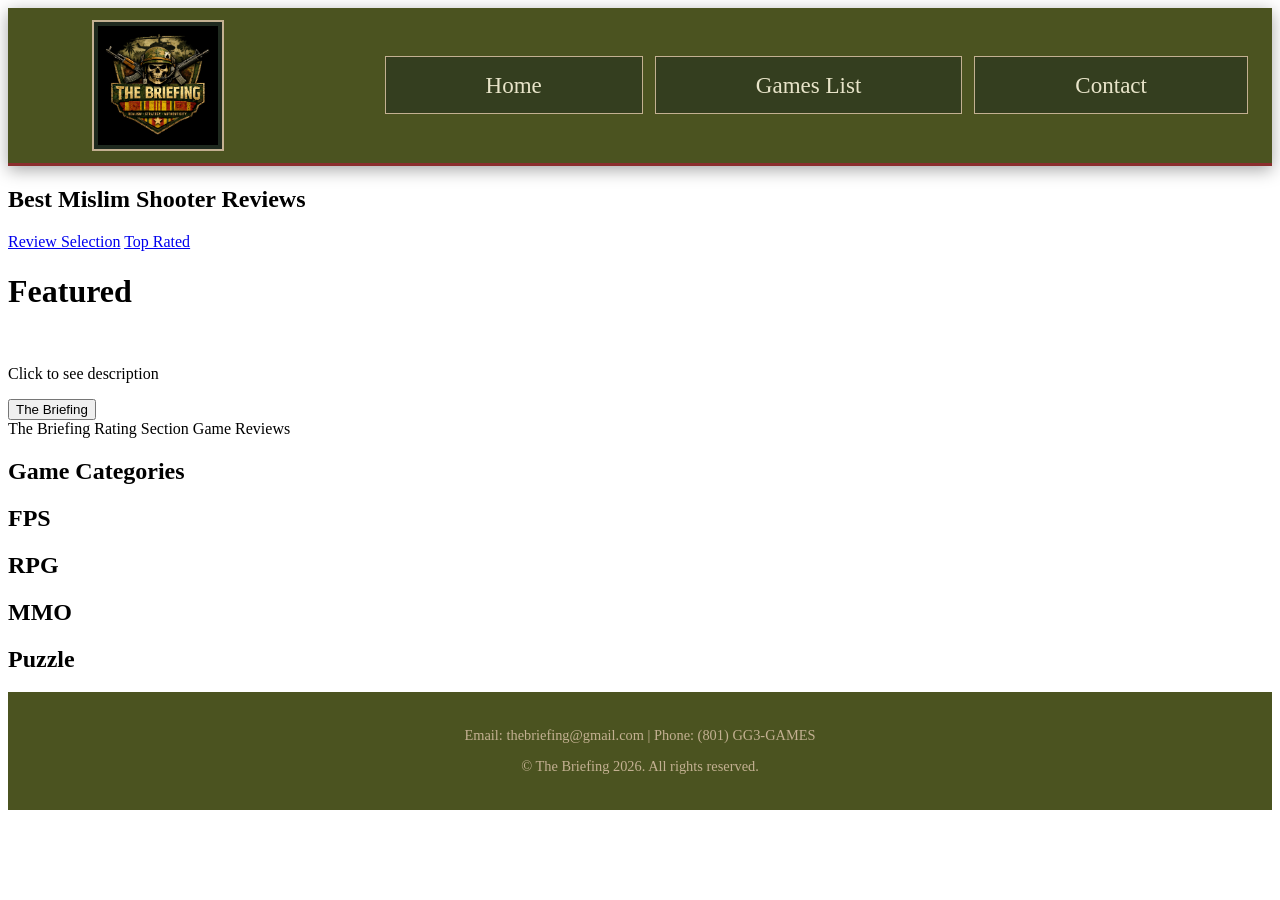
<file: docs/index.html>
<!--
HOME PAGE
Blue's Team
Author: Spencer Santos
Contributors: 
-Client: Mahonri Blue Villarete
-Lead: Spencer Santos
-Jrs: Joseph Duren, Justin Hair
Date: 20 Mar 2026
Sources:
[0]
-->

<!DOCTYPE html>
<html lang="en">
    <head>
        <meta charset="UTF-8">
        <meta name="viewport" content="width=device-width, initial-scale=1.0">
        <title>Home</title>
        <link rel="stylesheet" href="styles/index.css">
    </head>
    <body>
        <header> <!--Navigation bar on top-->
            <img src="images/logo.png" alt="The Briefing logo" width="120">
            <nav>
                <ul>
                    <li><a href="index.html">Home</a></li>
                    <li><a href="subpages/game_list.html">Games List</a></li>
                    <li><a href="#contact">Contact</a></li>
                </ul>
            </nav>
        </header>
        <div id="hero">
            <section id="hero-sections"> <!--You'd want to use grid or flex to separarte the two-->
                <div>
                    <h1>Best Mislim Shooter Reviews</h1>
                </div>
                <div>
                    <a href="subpages/game_list.html">Review Selection</a>
                    <a href="#">Top Rated</a>
                </div>
            </section>
        </div>
        <main>
            <div>
                <h1>Featured</h1> <!--Featured portion-->
            </div>
            <aside>
                <img id="logo_big">
                <p>Click to see description</p>
                <button>The Briefing</button>
            </aside>
            <section>
               <a>The Briefing</a>
               <a>Rating Section</a>
               <a>Game Reviews</a>
            </section>
        </main>
        <div id="game_cat"> <!--Game categories portion-->
            <section>
                <h1>Game Categories</h1>
            </section>
            <section>
                <h2>FPS</h2>
                <h2>RPG</h2>
                <h2>MMO</h2>
                <h2>Puzzle</h2>
            </section>
        </div>
        <footer id="contact"> <!--Footer-->
            <p>Email: thebriefing@gmail.com | Phone: (801) GG3-GAMES</p>
            <p>&copy; The Briefing 2026. All rights reserved.</p>
        </footer>
    </body>
</html>
</file>
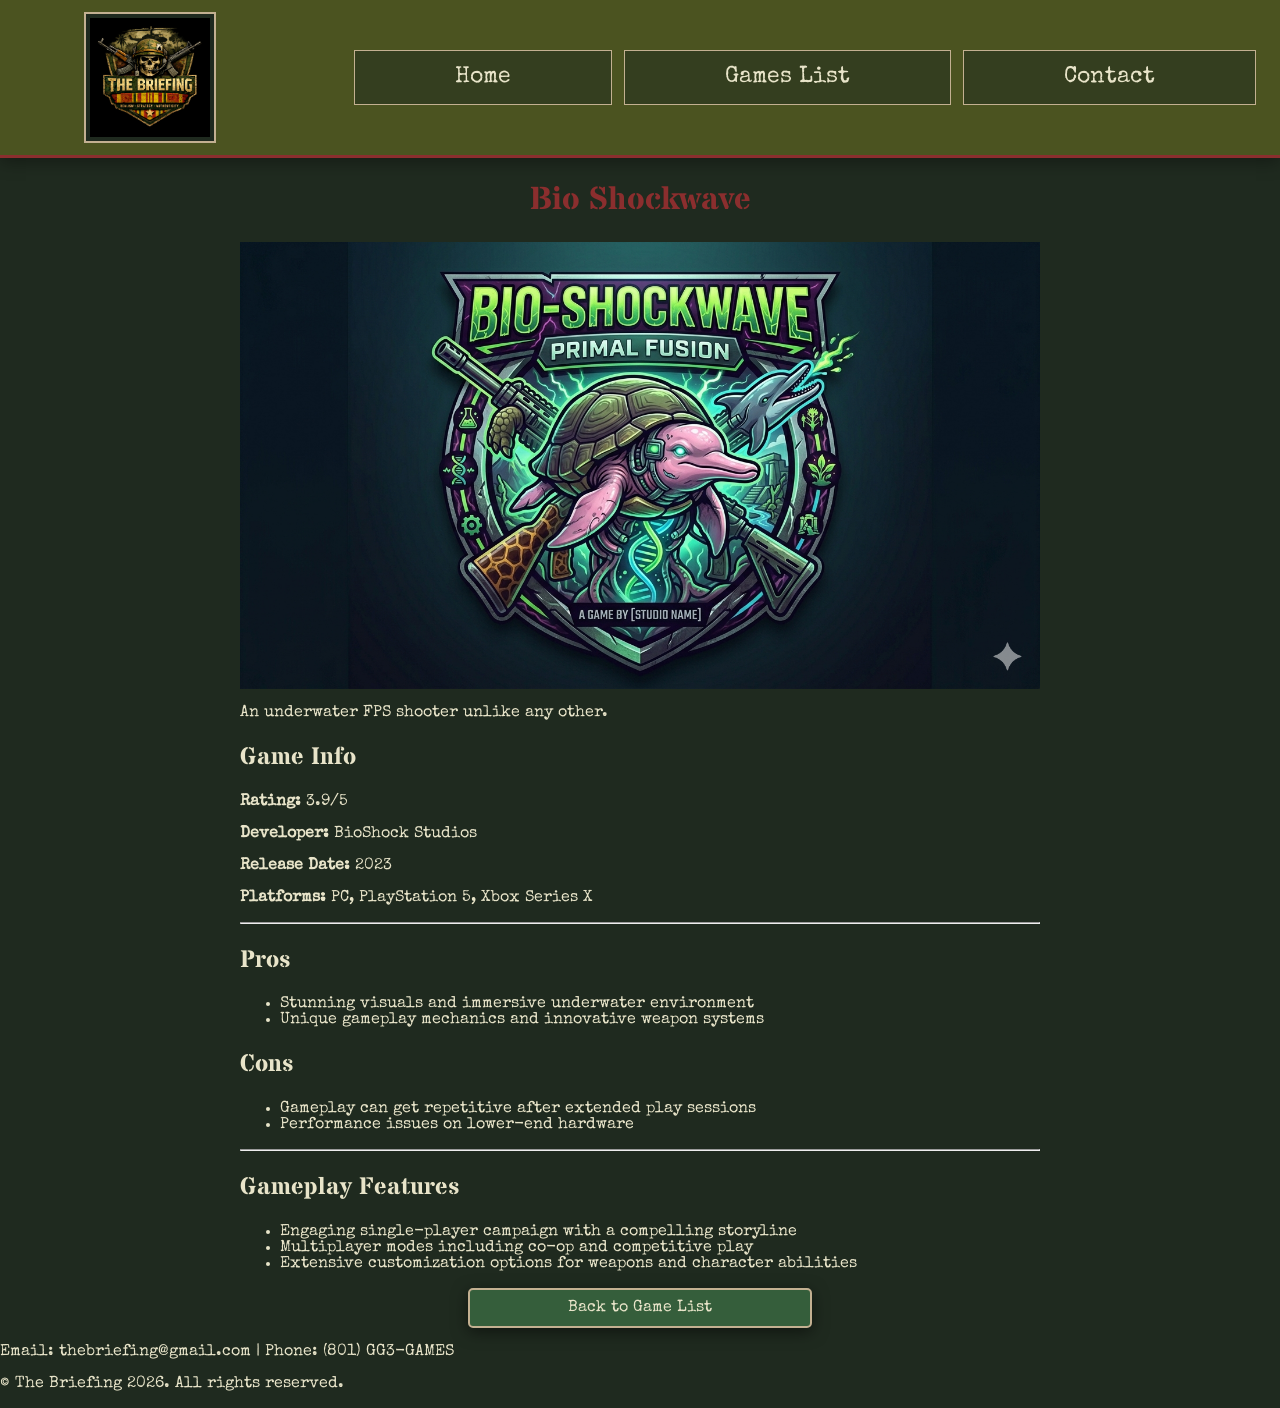
<file: docs/subpages/bio_shockwave.html>
<!--
Dev: Justin Hair
Built for WDD130
-->


<!DOCTYPE html>
<html lang="en">
<head>
    <meta charset="UTF-8">
    <meta name="viewport" content="width=device-width, initial-scale=1.0">
    <title>The Briefing - Bio-Shockwave</title>
    <link rel="stylesheet" href="../styles/game_pages.css">
</head>
<body>
    <header>
        <img src="../images/logo.png" alt="The Briefing logo" width="120">
        <nav>
            <ul>
                <li><a href="../index.html">Home</a></li>
                <li><a href="game_list.html">Games List</a></li>
                <li><a href="#contact">Contact</a></li>
            </ul>
        </nav>
    </header>

    <!-- This is the main content of the page  -->
    <main>
        <!-- Title and info  -->
        <h1>Bio Shockwave</h1>
        <img src="../images/gamelogo2.png" alt="Bio Shockwave logo">
        <p>An underwater FPS shooter unlike any other.</p>

        <!-- This is the main info of the game itself  -->
        <h2>Game Info</h2>
        <p><strong>Rating:</strong> 3.9/5</p>
        <p><strong>Developer:</strong> BioShock Studios</p>
        <p><strong>Release Date:</strong> 2023</p>
        <p><strong>Platforms:</strong> PC, PlayStation 5, Xbox Series X</p>

        <hr>

        <!-- Pro's and Con's of the game  -->
        <h2>Pros</h2>
        <ul>
            <li>Stunning visuals and immersive underwater environment</li>
            <li>Unique gameplay mechanics and innovative weapon systems</li>
        </ul>

        <h2>Cons</h2>
        <ul>
            <li>Gameplay can get repetitive after extended play sessions</li>
            <li>Performance issues on lower-end hardware</li>
        </ul>

        <hr>

        <!-- Gameplay Features  -->
        <h2>Gameplay Features</h2>
        <ul>
            <li>Engaging single-player campaign with a compelling storyline</li>
            <li>Multiplayer modes including co-op and competitive play</li>
            <li>Extensive customization options for weapons and character abilities</li>
        </ul>

        <!-- Return to the main game list button -->
        <p><a id="button-to-game-list" href="game_list.html">Back to Game List</a></p>
    </main>

    <footer id="contact">
        <p>Email: thebriefing@gmail.com | Phone: (801) GG3-GAMES</p>
        <p>&copy; The Briefing 2026. All rights reserved.</p>
    </footer>
</body>
</html>
</file>
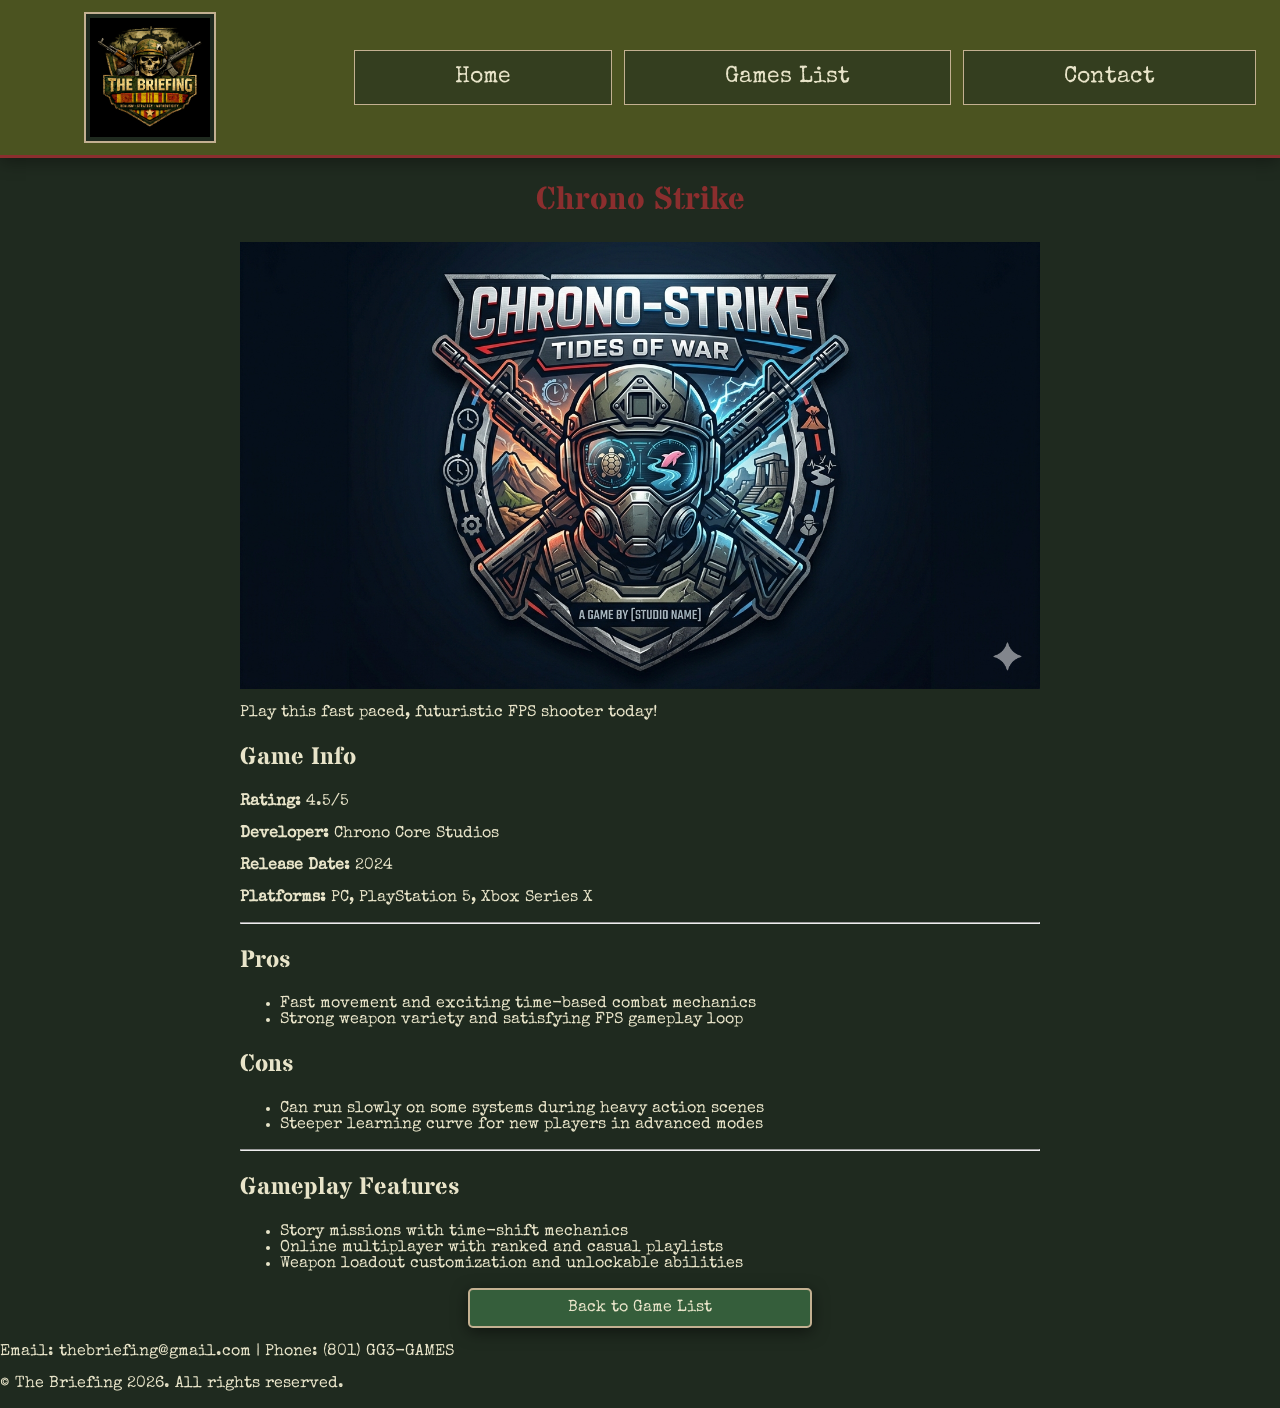
<file: docs/subpages/chrono_strike.html>
<!--
Dev: Justin Hair
Built for WDD130

Github copilot assisted in the creation of this page based on my work in bio_shockwave.html
-->


<!DOCTYPE html>
<html lang="en">
<head>
    <meta charset="UTF-8">
    <meta name="viewport" content="width=device-width, initial-scale=1.0">
    <title>The Briefing - Chrono-Strike</title>
    <link rel="stylesheet" href="../styles/game_pages.css">
</head>
<body>
    <!-- This is the nav section -->
    <header>
        <img src="../images/logo.png" alt="The Briefing logo" width="120">
        <nav>
            <ul>
                <li><a href="../index.html">Home</a></li>
                <li><a href="game_list.html">Games List</a></li>
                <li><a href="#contact">Contact</a></li>
            </ul>
        </nav>
    </header>


    <!-- This is the main content of the page  -->
    <main>
        <!-- Title, image, and short description  -->
        <h1>Chrono Strike</h1>
        <img src="../images/gamelogo1.png" alt="Chrono Strike logo" width="220">
        <p>Play this fast paced, futuristic FPS shooter today!</p>

        <!-- This is the main info of the game itself  -->
        <h2>Game Info</h2>
        <p><strong>Rating:</strong> 4.5/5</p>
        <p><strong>Developer:</strong> Chrono Core Studios</p>
        <p><strong>Release Date:</strong> 2024</p>
        <p><strong>Platforms:</strong> PC, PlayStation 5, Xbox Series X</p>

        <hr>

        <!-- Pro's and Con's of the game  -->
        <h2>Pros</h2>
        <ul>
            <li>Fast movement and exciting time-based combat mechanics</li>
            <li>Strong weapon variety and satisfying FPS gameplay loop</li>
        </ul>

        <h2>Cons</h2>
        <ul>
            <li>Can run slowly on some systems during heavy action scenes</li>
            <li>Steeper learning curve for new players in advanced modes</li>
        </ul>

        <hr>

        <!-- Gameplay Features  -->
        <h2>Gameplay Features</h2>
        <ul>
            <li>Story missions with time-shift mechanics</li>
            <li>Online multiplayer with ranked and casual playlists</li>
            <li>Weapon loadout customization and unlockable abilities</li>
        </ul>

        <!-- Return to the main game list button -->
        <p><a id="button-to-game-list" href="game_list.html">Back to Game List</a></p>
    </main>


    <!-- This is the footer section -->
    <footer id="contact">
        <p>Email: thebriefing@gmail.com | Phone: (801) GG3-GAMES</p>
        <p>&copy; The Briefing 2026. All rights reserved.</p>
    </footer>
</body>
</html>
</file>
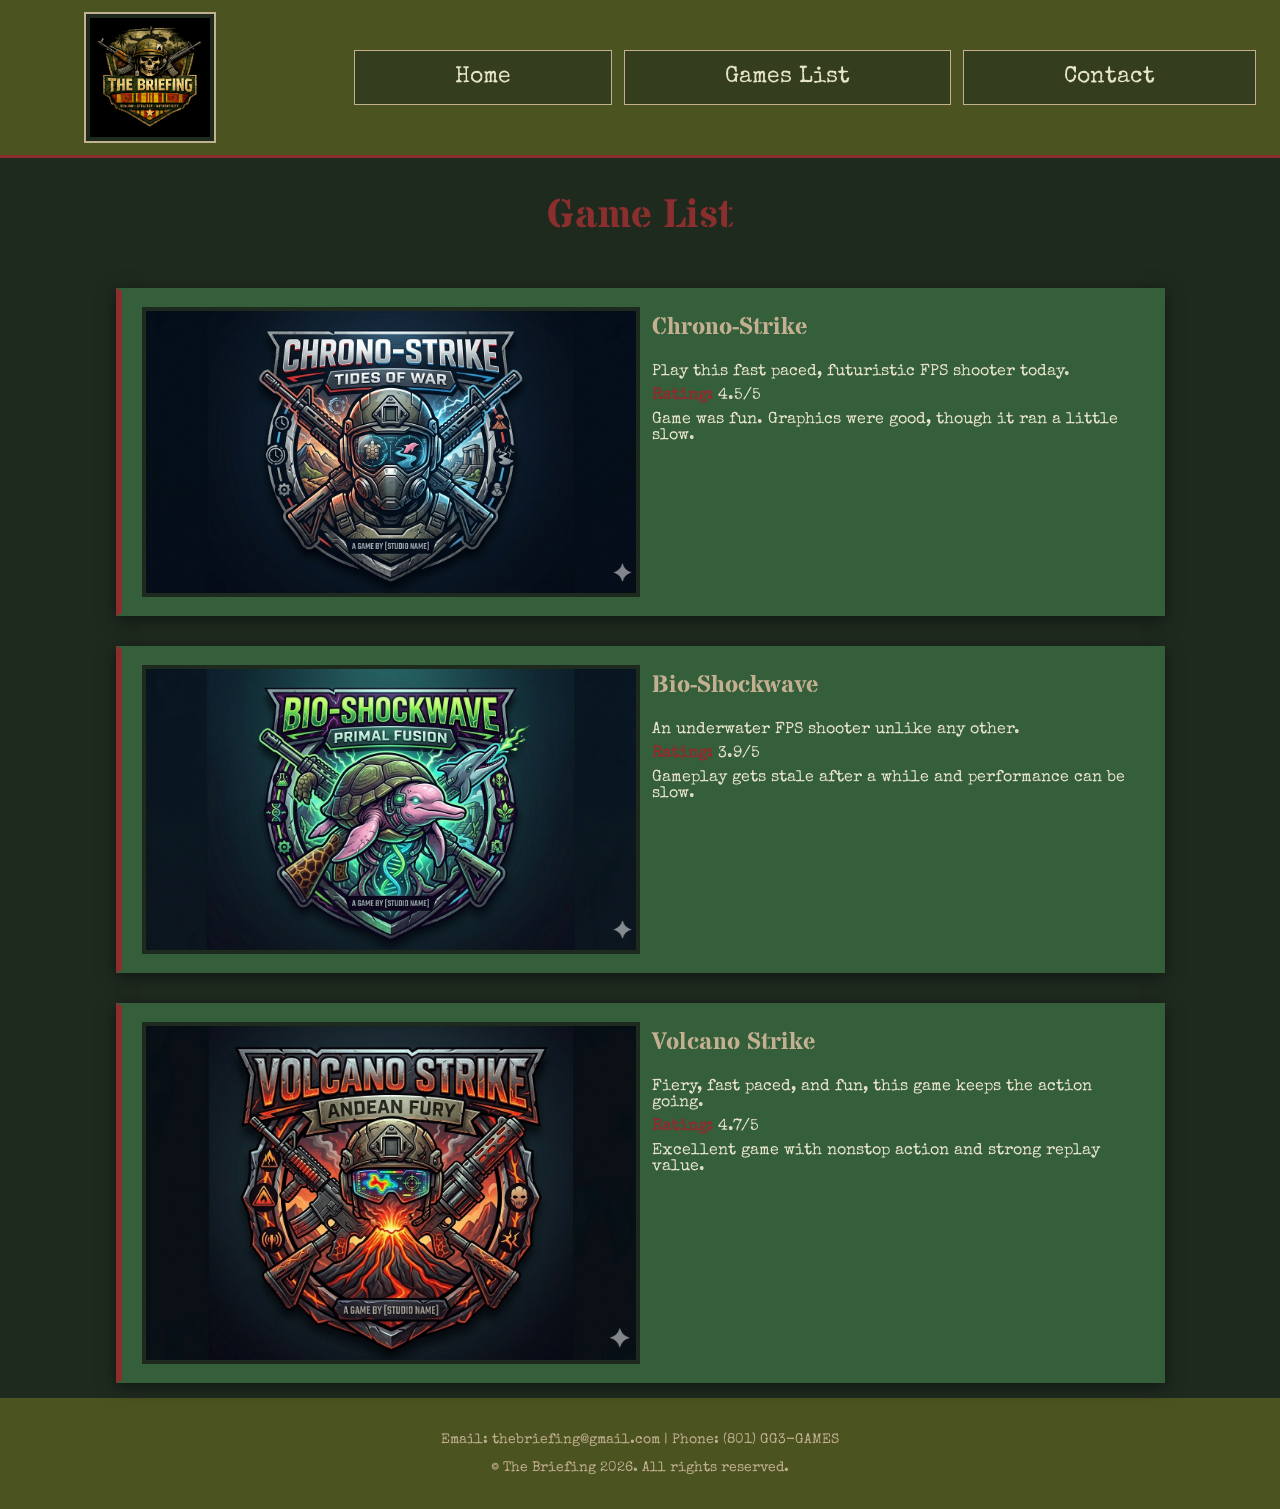
<file: docs/subpages/game_list.html>
﻿<!--
Dev: Justin Hair, as well as Joseph Duren
Built for WDD130

-->


<!DOCTYPE html>
<html lang="en">
<head>
    <meta charset="UTF-8">
    <meta name="viewport" content="width=device-width, initial-scale=1.0">
    <title>The Briefing - Game List</title>
    <link rel="stylesheet" href="../styles/game_list.css">
</head>
<body>
    <!-- This is the nav section -->
    <header>
        <img src="../images/logo.png" alt="The Briefing logo" width="120">
        <nav>
            <ul>
                <li><a href="../index.html">Home</a></li>
                <li><a href="game_list.html">Games List</a></li>
                <li><a href="#contact">Contact</a></li>
            </ul>
        </nav>
    </header>

    <!-- This is the main content -->
    <main>
        <h1>Game List</h1>

        <!-- Each game card is here -->
        <a href="chrono_strike.html" class="game_card">
            <img src="../images/gamelogo1.png" alt="Chrono-Strike logo">
            <div class="game_info">
                <h2>Chrono-Strike</h2>
                <p>Play this fast paced, futuristic FPS shooter today.</p>
                <p><strong>Rating:</strong> 4.5/5</p>
                <p>Game was fun. Graphics were good, though it ran a little slow.</p>
            </div>
        </a>

        <a href="bio_shockwave.html" class="game_card">
            <img src="../images/gamelogo2.png" alt="Bio-Shockwave logo">
            <div class="game_info">
                <h2>Bio-Shockwave</h2>
                <p>An underwater FPS shooter unlike any other.</p>
                <p><strong>Rating:</strong> 3.9/5</p>
                <p>Gameplay gets stale after a while and performance can be slow.</p>
            </div>
        </a>

        <a href="volcano_strike.html" class="game_card">
            <img src="../images/gamelogo3.png" alt="Volcano Strike logo"> 
            <div class="game_info">
                <h2>Volcano Strike</h2>
                <p>Fiery, fast paced, and fun, this game keeps the action going.</p>
                <p><strong>Rating:</strong> 4.7/5</p>
                <p>Excellent game with nonstop action and strong replay value.</p>
            </div>
        </a>
    </main>

    <!-- This is the footer section -->
    <footer id="contact">
        <p>Email: thebriefing@gmail.com | Phone: (801) GG3-GAMES</p>
        <p>&copy; The Briefing 2026. All rights reserved.</p>
    </footer>
</body>
</html>
</file>
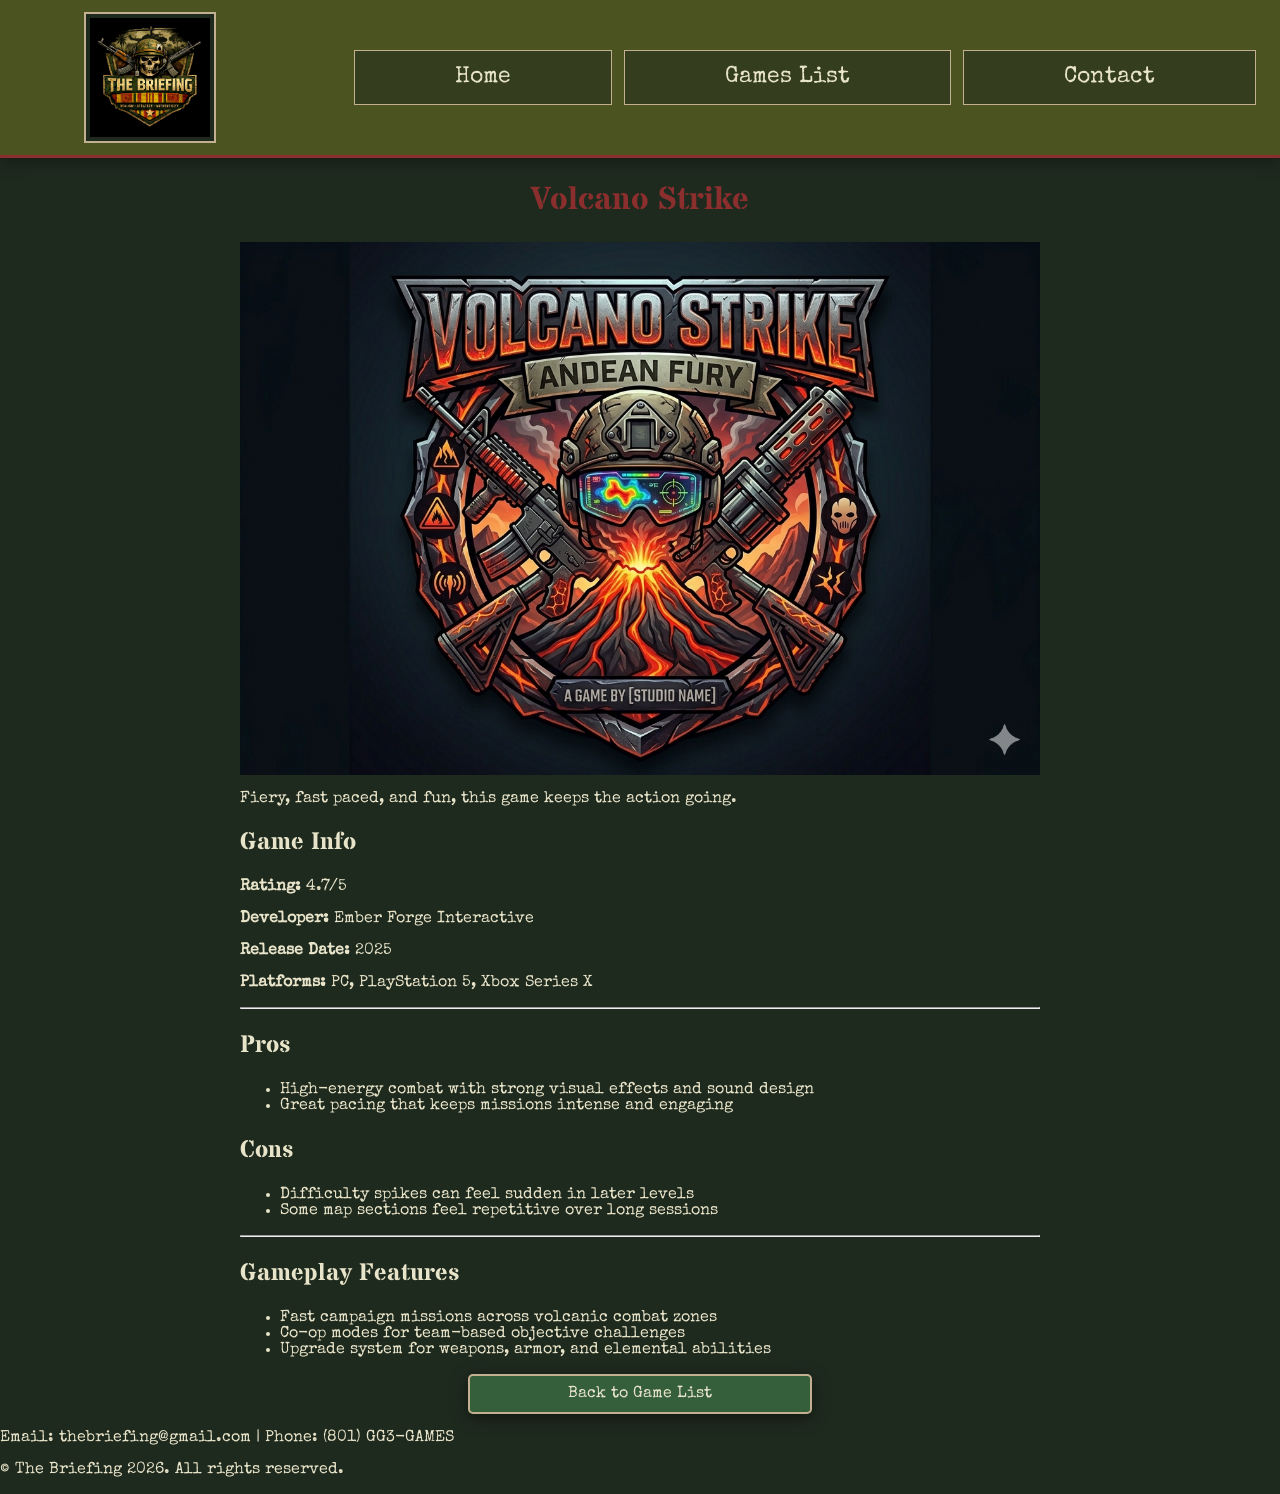
<file: docs/subpages/volcano_strike.html>
<!--
Dev: Justin Hair
Built for WDD130

Github copilot assisted in the creation of this page based on my work in bio_shockwave.html
-->


<!DOCTYPE html>
<html lang="en">
<head>
    <meta charset="UTF-8">
    <meta name="viewport" content="width=device-width, initial-scale=1.0">
    <title>The Briefing - Volcano Strike</title>
    <link rel="stylesheet" href="../styles/game_pages.css">
</head>
<body>
    <header>
        <img src="../images/logo.png" alt="The Briefing logo" width="120">
        <nav>
            <ul>
                <li><a href="../index.html">Home</a></li>
                <li><a href="game_list.html">Games List</a></li>
                <li><a href="#contact">Contact</a></li>
            </ul>
        </nav>
    </header>

    <!-- This is the main content of the page  -->
    <main>
        <!-- Title, image, and short description  -->
        <h1>Volcano Strike</h1>
        <img src="../images/gamelogo3.png" alt="Volcano Strike logo" width="220">
        <p>Fiery, fast paced, and fun, this game keeps the action going.</p>

        <!-- This is the main info of the game itself  -->
        <h2>Game Info</h2>
        <p><strong>Rating:</strong> 4.7/5</p>
        <p><strong>Developer:</strong> Ember Forge Interactive</p>
        <p><strong>Release Date:</strong> 2025</p>
        <p><strong>Platforms:</strong> PC, PlayStation 5, Xbox Series X</p>

        <hr>

        <!-- Pro's and Con's of the game  -->
        <h2>Pros</h2>
        <ul>
            <li>High-energy combat with strong visual effects and sound design</li>
            <li>Great pacing that keeps missions intense and engaging</li>
        </ul>

        <h2>Cons</h2>
        <ul>
            <li>Difficulty spikes can feel sudden in later levels</li>
            <li>Some map sections feel repetitive over long sessions</li>
        </ul>

        <hr>

        <!-- Gameplay Features  -->
        <h2>Gameplay Features</h2>
        <ul>
            <li>Fast campaign missions across volcanic combat zones</li>
            <li>Co-op modes for team-based objective challenges</li>
            <li>Upgrade system for weapons, armor, and elemental abilities</li>
        </ul>

        <!-- Return to the main game list button -->
        <p><a id="button-to-game-list" href="game_list.html">Back to Game List</a></p>
    </main>

    <footer id="contact">
        <p>Email: thebriefing@gmail.com | Phone: (801) GG3-GAMES</p>
        <p>&copy; The Briefing 2026. All rights reserved.</p>
    </footer>
</body>
</html>
</file>
<file: docs/styles/index.css>
@import url("https://fonts.googleapis.com/css2?family=Special+Elite&family=Stardos+Stencil:wght@400;700&display=swap");

:root {
    --olive-green: #4B5320;
    --khaki: #C3B091;
    --dark-army-green: #1F2A1F;
    --jungle-green: #355E3B;
    --tactical-red: #8B2E2E;
    --off-white: #E8E4C9;
}

header {
    display: flex;
    justify-content: space-between;
    align-items: center;
    gap: 20px;
    padding: 12px 24px;
    background-color: var(--olive-green);
    color: var(--khaki);
    font-size: 0.9em;
    border-bottom: 3px solid var(--tactical-red);
    box-shadow: 0 4px 16px rgba(0, 0, 0, 0.35);
}

header img {
    width: 120px;
    height: auto;
    border: 2px solid var(--khaki);
    padding: 4px;
    background-color: var(--dark-army-green);
    margin-left: 60px;
}

header nav ul {
    list-style: none;
    display: flex;
    gap: 12px;
    margin: 0;
    padding: 0;
}

header nav a {
    padding: 15px 100px;
    font-size: 1.6em;
    color: var(--off-white);
    text-decoration: none;
    border: 1px solid var(--khaki);
    background-color: rgba(31, 42, 31, 0.5);
    transition: background-color 0.2s, color 0.2s, transform 0.2s;
}

header nav a:hover {
    background-color: var(--khaki);
    color: var(--dark-army-green);
    transform: translateY(-2px);
}

footer {
    text-align: center;
    padding: 20px;
    background-color: var(--olive-green);
    color: var(--khaki);
    font-size: 0.9em;
}
</file>
<file: docs/styles/game_pages.css>
/* 
Created by: Justin Hair


Github copilot assistated in:
- the creation of :root 
- fetching the right font family from the google API
- centering game image
- teaching me how to use min and vw (min choses lowest value, vw is viewport width)
*/


@import url("https://fonts.googleapis.com/css2?family=Special+Elite&family=Stardos+Stencil:wght@400;700&display=swap");

/* Main colors and fonts */
:root {
    --olive-green: #4B5320;
    --khaki: #C3B091;
    --dark-army-green: #1F2A1F;
    --jungle-green: #355E3B;
    --tactical-red: #8B2E2E;
    --off-white: #E8E4C9;
}

body {
    font-family: "Special Elite", "Times New Roman", serif;
    color: var(--off-white);
    background-color: var(--dark-army-green);
    margin: 0;
}

h1, h2 {
    font-family: "Stardos Stencil", "Stencil", "Impact", sans-serif;
} 


/* Header */
header {
    display: flex;
    justify-content: space-between;
    align-items: center;
    gap: 20px;
    padding: 12px 24px;
    background-color: var(--olive-green);
    color: var(--khaki);
    font-size: 0.9em;
    border-bottom: 3px solid var(--tactical-red);
    box-shadow: 0 4px 16px rgba(0, 0, 0, 0.35);
}

header img {
    width: 120px;
    height: auto;
    border: 2px solid var(--khaki);
    padding: 4px;
    background-color: var(--dark-army-green);
    margin-left: 60px;
}

header nav ul {
    list-style: none;
    display: flex;
    gap: 12px;
    margin: 0;
    padding: 0;
}

header nav a {
    padding: 15px 100px;
    font-size: 1.6em;
    color: var(--off-white);
    text-decoration: none;
    border: 1px solid var(--khaki);
    background-color: rgba(31, 42, 31, 0.5);
    transition: background-color 0.2s, color 0.2s, transform 0.2s;
}

header nav a:hover {
    background-color: var(--khaki);
    color: var(--dark-army-green);
    transform: translateY(-2px);
}




main {
    width: min(800px, 92vw);
    margin: 0 auto;
}

h1 {
    color: var(--tactical-red);
    text-align: center;
    margin: 20px 0;
}

main img {
    width: 100%;
    display: block;
    margin: 0 0 1em;
}

#button-to-game-list {
    text-decoration: none;
    display: block;
    width: min(300px, 50%);
    text-align: center;
    margin: 1em auto;
    padding: 10px 20px;
    background-color: var(--jungle-green);
    color: var(--off-white);
    border: 2px solid var(--khaki);
    border-radius: 5px;
    box-shadow: 0 4px 16px rgba(0, 0, 0, 0.5);
    transition: transform 0.15s, box-shadow 0.2s;
}

#button-to-game-list:hover {
    transform: translate(2px, -3px);
    box-shadow: 0 6px 20px rgba(0, 0, 0, 0.7);
    border-color: var(--khaki);
}
</file>
<file: docs/styles/game_list.css>
/* 
Created by: Justin Hair


Github copilot assistated in:
- the creation of :root 
- fetching the right font family from the google API
- improving color usage
*/


@import url("https://fonts.googleapis.com/css2?family=Special+Elite&family=Stardos+Stencil:wght@400;700&display=swap");

/* Main colors and fonts */ 
:root {
    --olive-green: #4B5320;
    --khaki: #C3B091;
    --dark-army-green: #1F2A1F;
    --jungle-green: #355E3B;
    --tactical-red: #8B2E2E;
    --off-white: #E8E4C9;
}

body {
    font-family: "Special Elite", "Times New Roman", serif;
    color: var(--off-white);
    background-color: var(--dark-army-green);
    margin: 0;
}

h1, h2 {
    font-family: "Stardos Stencil", "Stencil", "Impact", sans-serif;
    color: var(--off-white);
}



/* Header */
header {
    display: flex;
    justify-content: space-between;
    align-items: center;
    gap: 20px;
    padding: 12px 24px;
    background-color: var(--olive-green);
    color: var(--khaki);
    font-size: 0.9em;
    border-bottom: 3px solid var(--tactical-red);
    box-shadow: 0 4px 16px rgba(0, 0, 0, 0.35);
}

header img {
    width: 120px;
    height: auto;
    border: 2px solid var(--khaki);
    padding: 4px;
    background-color: var(--dark-army-green);
    margin-left: 60px;
}

header nav ul {
    list-style: none;
    display: flex;
    gap: 12px;
    margin: 0;
    padding: 0;
}

header nav a {
    padding: 15px 100px;
    font-size: 1.6em; 
    color: var(--off-white);
    text-decoration: none;
    border: 1px solid var(--khaki);
    background-color: rgba(31, 42, 31, 0.5);
    transition: background-color 0.2s, color 0.2s, transform 0.2s;
}

header nav a:hover {
    background-color: var(--khaki);
    color: var(--dark-army-green);
    transform: translateY(-2px);
}





/* Main content of page */
main {
    display: grid;
    grid-template-columns: 1fr;
    background-color: var(--dark-army-green);
    justify-items: center;
}

main h1 {
    text-align: center;
    grid-column: 1;
    color: var(--tactical-red);
    font-size: 2.5em;
    margin: 30px 0;
}

.game_card {
    display: grid;
    grid-template-columns: 1fr 1fr;
    align-items: center;
    text-decoration: none;
    gap: 20px;
    width: 90%;
    max-width: 1000px;
    padding: 20px;
    margin: 15px 0;
    border: 3px solid var(--jungle-green);
    border-left: 6px solid var(--tactical-red);
    background-color: var(--jungle-green);
    box-shadow: 0 4px 16px rgba(0, 0, 0, 0.5);
    transition: transform 0.2s, box-shadow 0.2s;
}

.game_card:hover {
    transform: translate(5px, -6px);
    box-shadow: 0 6px 20px rgba(0, 0, 0, 0.7);
    border-color: var(--khaki);
}

.game_card img {
    grid-column: 1;
    grid-row: 1/5;    
    width: 100%; 
    height: 100%;
    object-fit: cover;
    border: 4px solid var(--dark-army-green);
}

.game_card h2 {
    grid-column: 2;
    color: var(--khaki);
    margin-top: 0;
}

.game_card p {
    grid-column: 2;
    margin: 8px 0;
    color: var(--off-white);
}

.game_card strong {
    color: var(--tactical-red);
}


footer {
    text-align: center;
    padding: 20px;
    background-color: var(--olive-green);
    color: var(--khaki);
    font-size: 0.9em;
}
</file>
